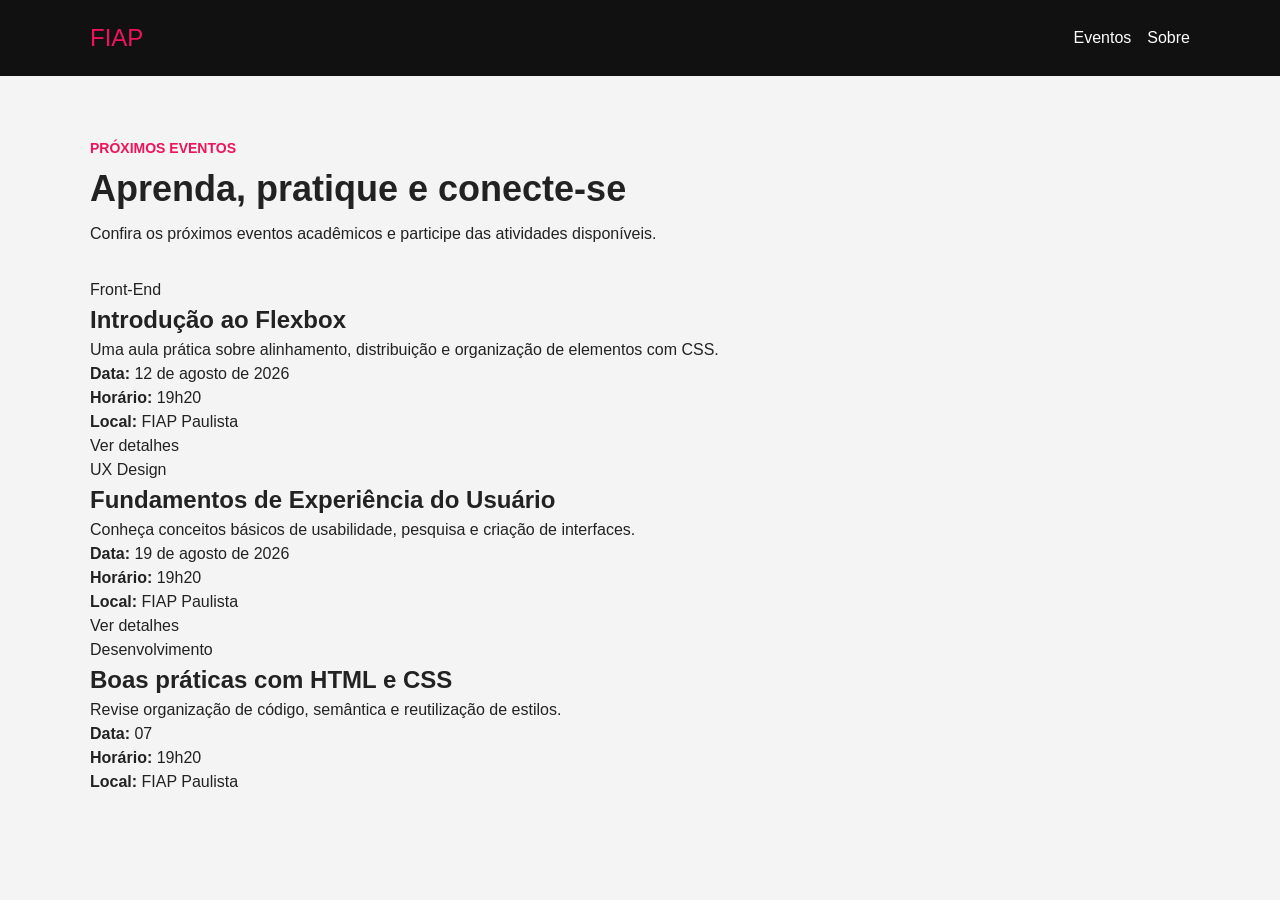
<file: 2aula 1/index.html>
<!DOCTYPE html>
<html lang="pt-BR">

<head>
    <meta charset="UTF-8">

    <meta name="viewport" content="width=device-width, initial-scale=1.0">

    <meta name="description" content="Página de eventos acadêmicos utilizada em uma aula introdutória de Flexbox.">

    <title>Eventos FIAP</title>

    <link rel="stylesheet" href="css/styles.css">
</head>

<body>
    <header class="header">
        <div class="container header-content">
            <p class="header-logo">FIAP</p>

            <nav class="header-navigation" aria-label="Navegação principal">
                <a href="#eventos">Eventos</a>
                <a href="#sobre">Sobre</a>
            </nav>
        </div>
    </header>

    <main>
        <section class="events" id="eventos">
            <div class="container">
                <div class="events-intro">
                    <span class="events-tag">Próximos eventos</span>

                    <h1>Aprenda, pratique e conecte-se</h1>

                    <p>
                        Confira os próximos eventos acadêmicos e participe
                        das atividades disponíveis.
                    </p>
                </div>

                <div class="events-list">
                    <article class="event-card">
                        <span class="event-card-category">Front-End</span>

                        <h2 class="event-card-title">
                            Introdução ao Flexbox
                        </h2>

                        <p class="event-card-description">
                            Uma aula prática sobre alinhamento, distribuição
                            e organização de elementos com CSS.
                        </p>

                        <div class="event-card-information">
                            <p>
                                <strong>Data:</strong>
                                <time datetime="2026-08-12">12 de agosto de 2026</time>
                            </p>

                            <p>
                                <strong>Horário:</strong>
                                <time datetime="19:20">19h20</time>
                            </p>

                            <p>
                                <strong>Local:</strong>
                                FIAP Paulista
                            </p>
                        </div>

                        <a class="event-card-button" href="#">
                            Ver detalhes
                        </a>
                    </article>

                    <article class="event-card">
                        <span class="event-card-category">UX Design</span>

                        <h2 class="event-card-title">
                            Fundamentos de Experiência do Usuário
                        </h2>

                        <p class="event-card-description">
                            Conheça conceitos básicos de usabilidade,
                            pesquisa e criação de interfaces.
                        </p>

                        <div class="event-card-information">
                            <p>
                                <strong>Data:</strong>
                                <time datetime="2026-08-19">19 de agosto de 2026</time>
                            </p>

                            <p>
                                <strong>Horário:</strong>
                                <time datetime="19:20">19h20</time>
                            </p>

                            <p>
                                <strong>Local:</strong>
                                FIAP Paulista
                            </p>
                        </div>

                        <a class="event-card-button" href="#">
                            Ver detalhes
                        </a>
                    </article>

                    <article class="event-card">
                        <span class="event-card-category">Desenvolvimento</span>

                        <h2 class="event-card-title">
                            Boas práticas com HTML e CSS
                        </h2>

                        <p class="event-card-description">
                            Revise organização de código, semântica
                            e reutilização de estilos.
                        </p>

                        <div class="event-card-information">
                            <p>
                                <strong>Data:</strong>
                                <time datetime="2026-08-26">07</time>
                            </p>

                            <p>
                                <strong>Horário:</strong>
                                <time datetime="19:20">19h20</time>
                            </p>

                            <p>
                                <strong>Local:</strong>
                                FIAP Paulista
                            </p>
                        </div>
                    </article>
                </div>
            </div>
        </section>
    </main>
</body>

</html>
</file>
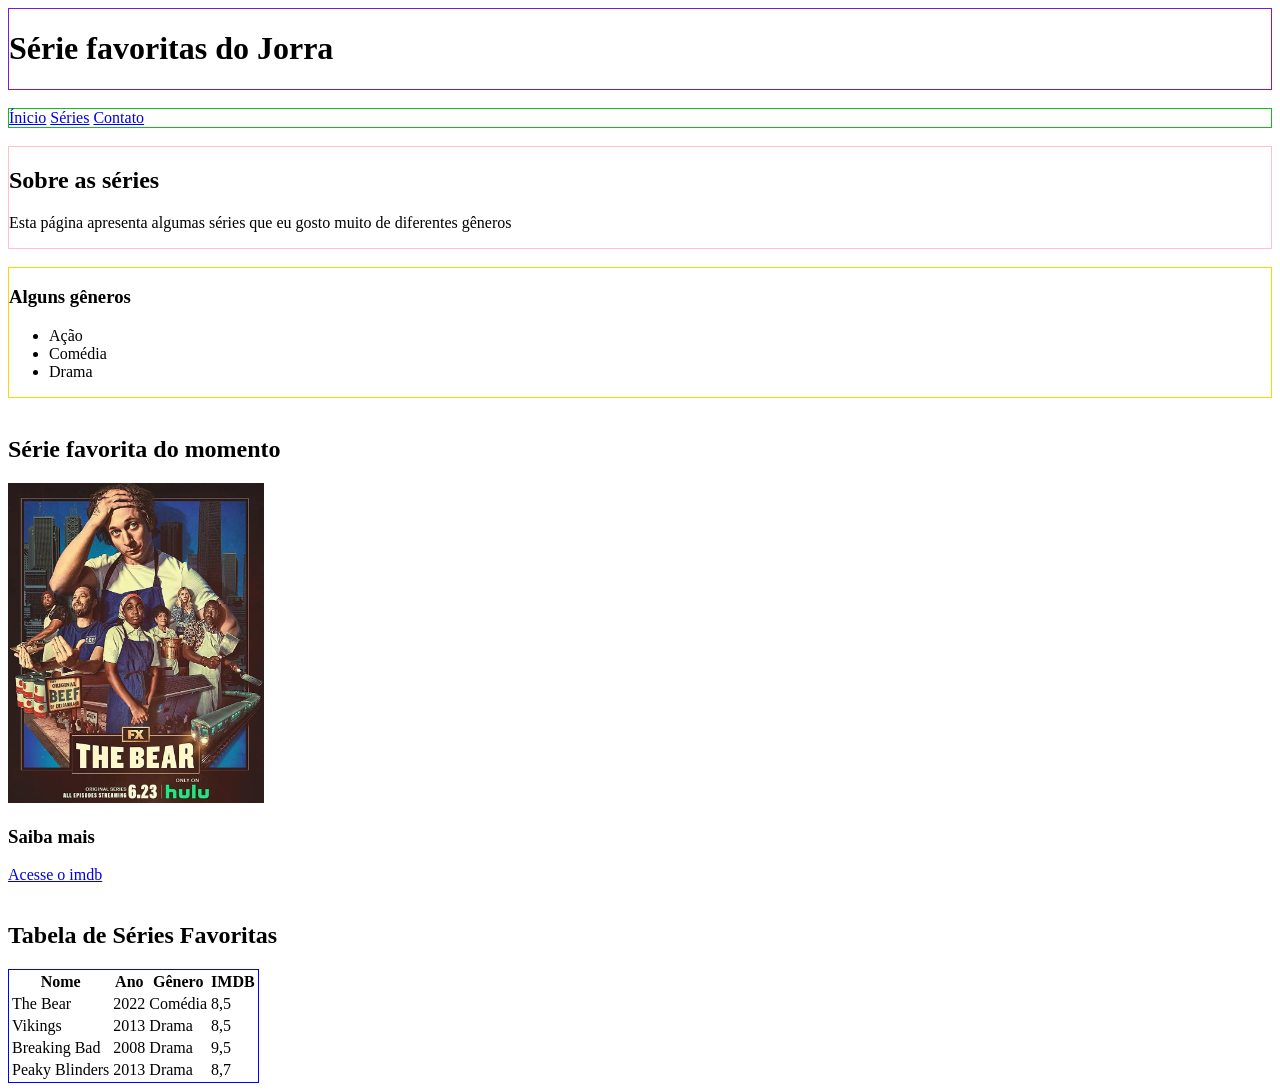
<file: aula 1/index.html>
<!DOCTYPE html>
<html lang="pt-br">
<head>
    <meta charset="UTF-8">
    <meta name="viewport" content="width=device-width, initial-scale=1.0">
    <title>Aula 1</title>
</head>
<body>
    <!-- HEADER -->
    <header style="border: 1px solid rgb(125, 26, 218)">
        <h1>Série favoritas do Jorra</h1>       
    </header>
        <br>
    <!-- MENU -->
    <nav style="border: 1px solid rgb(23, 190, 23)">
        <a href="ínicio">Ínicio</a>
        <a href="Filmes">Séries</a>
        <a href="Contato">Contato</a>
    </nav>
    <br>
    <!-- CONTEÚDO PRINCIPAL -->
    <main>
        <!-- SECTION 1 -->
        <section style="border: 1px solid pink">
            <h2>Sobre as séries</h2>
            <p>Esta página apresenta algumas 
                séries que eu gosto muito
                 de diferentes gêneros
            </p>
        </section>
        <br>
        <!-- SECTION 2 -->
        <section style="border: 1px solid gold">
            <h3>Alguns gêneros</h3>
            <ul> 
                <li>Ação</li>
                <li>Comédia</li>
                <li>Drama</li>
            </ul>
        </section>
        <br>
        <!-- SECTION 3 -->
        <section>
            <h2>Série favorita do momento</h2>
        <img width="256px" alt="Foto poster da série The Bear (O Urso)"
            src="thebear.jpg"

            
            >
            <h3>Saiba mais</h3> 
            <a href="https://www.imdb.com/title/tt14452776/" 
            target="_blank">Acesse o imdb</a>
        </section>
        <br>
        <!-- SECTION 4 -->
         <section>
            <h2>Tabela de Séries Favoritas</h2>
            <table style="border: 1px solid blue">
                <tr>
                    <th>Nome</th>
                    <th>Ano</th>
                    <th>Gênero</th>
                    <th>IMDB</th>
                </tr>
                <tr>
                    <td>The Bear</td>
                    <td>2022</td>
                    <td>Comédia</td>
                    <td>8,5</td>
                </tr>
                <tr>
                    <td>Vikings</td>
                    <td>2013</td>
                    <td>Drama</td>
                    <td>8,5</td>
                </tr>
                <tr>
                    <td>Breaking Bad</td>
                    <td>2008</td>
                    <td>Drama</td>
                    <td>9,5</td>
                </tr>
                <tr>
                    <td>Peaky Blinders</td>
                    <td>2013</td>
                    <td>Drama</td>
                    <td>8,7</td>
                </tr>

            
            </table>
         </section>
    </main>
    <aside></aside>
    <footer></footer>
</body>
</html>
</file>
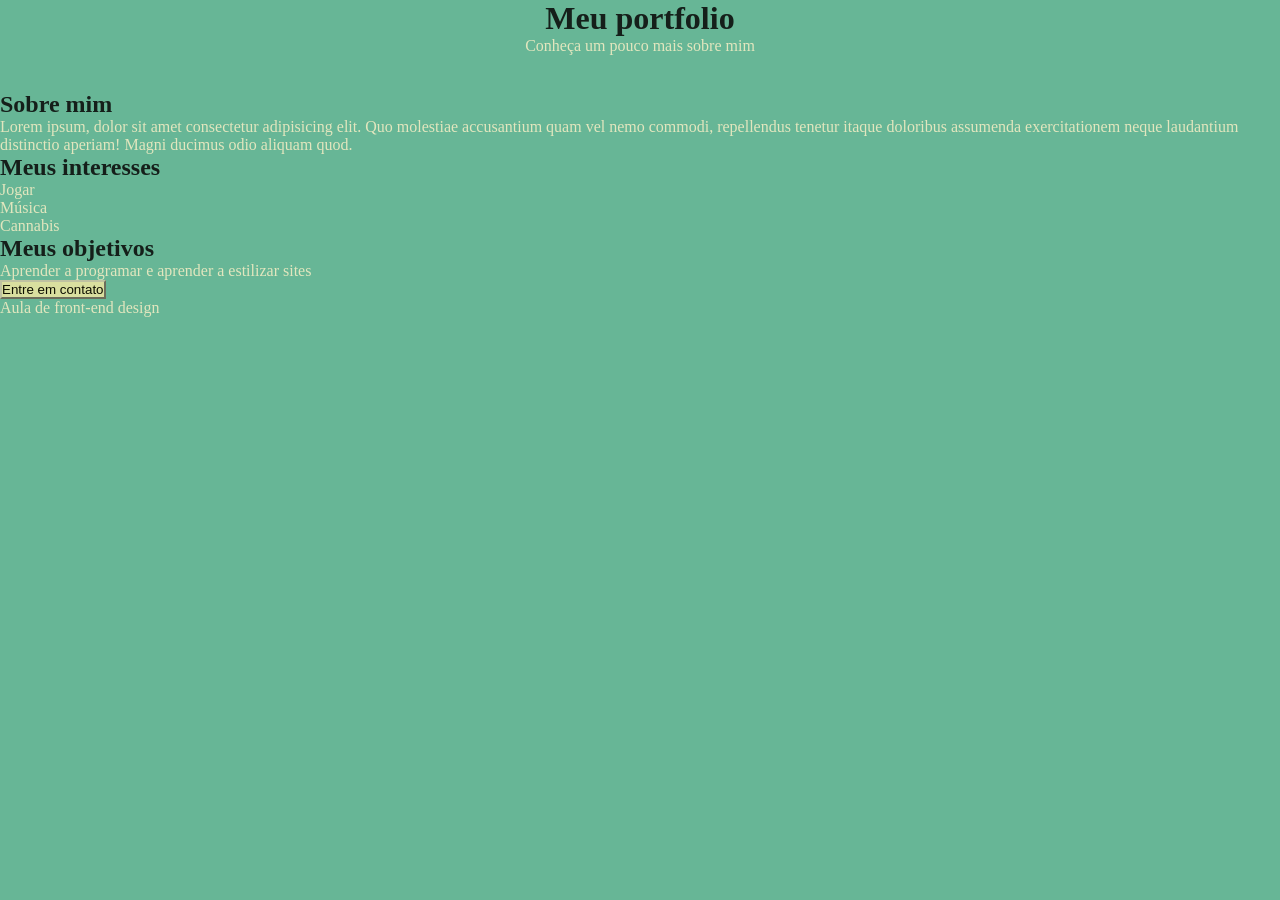
<file: aula 2/index.html>
<!DOCTYPE html>
<html lang="pt-br">
<head>
    <meta charset="UTF-8">
    <meta name="viewport" content="width=device-width, initial-scale=1.0">
    <title>Introdução ao css</title>
    <link rel="stylesheet" href="style.css">
</head>
<body>
    <header>
        <h1>Meu portfolio</h1>
        <p>Conheça um pouco mais sobre mim</p>
    </header>
    <br>
    <br>
    <main>
        <section class="card">
            <h2>Sobre mim</h2>
            <p>
                Lorem ipsum, dolor sit 
                amet consectetur adipisicing elit. 
                Quo molestiae accusantium quam vel 
                nemo commodi, repellendus tenetur 
                itaque doloribus assumenda exercitationem 
                neque laudantium distinctio aperiam! 
                Magni ducimus odio aliquam quod.
            </p>
        </section>
        <section class="card">
            <h2>Meus interesses</h2>
        <ul>
            <li>Jogar</li>
            <li>Música</li>
            <li>Cannabis</li>
        </ul>
        </section>
        <section class="card">
            <h2>Meus objetivos</h2>
            <p>
                Aprender a programar e aprender a estilizar sites
            </p>
        </section>
    </main>
    <footer>
        <button>Entre em contato</button>
        <p> Aula de front-end design</p>
    </footer>
</body>
</html>
</file>
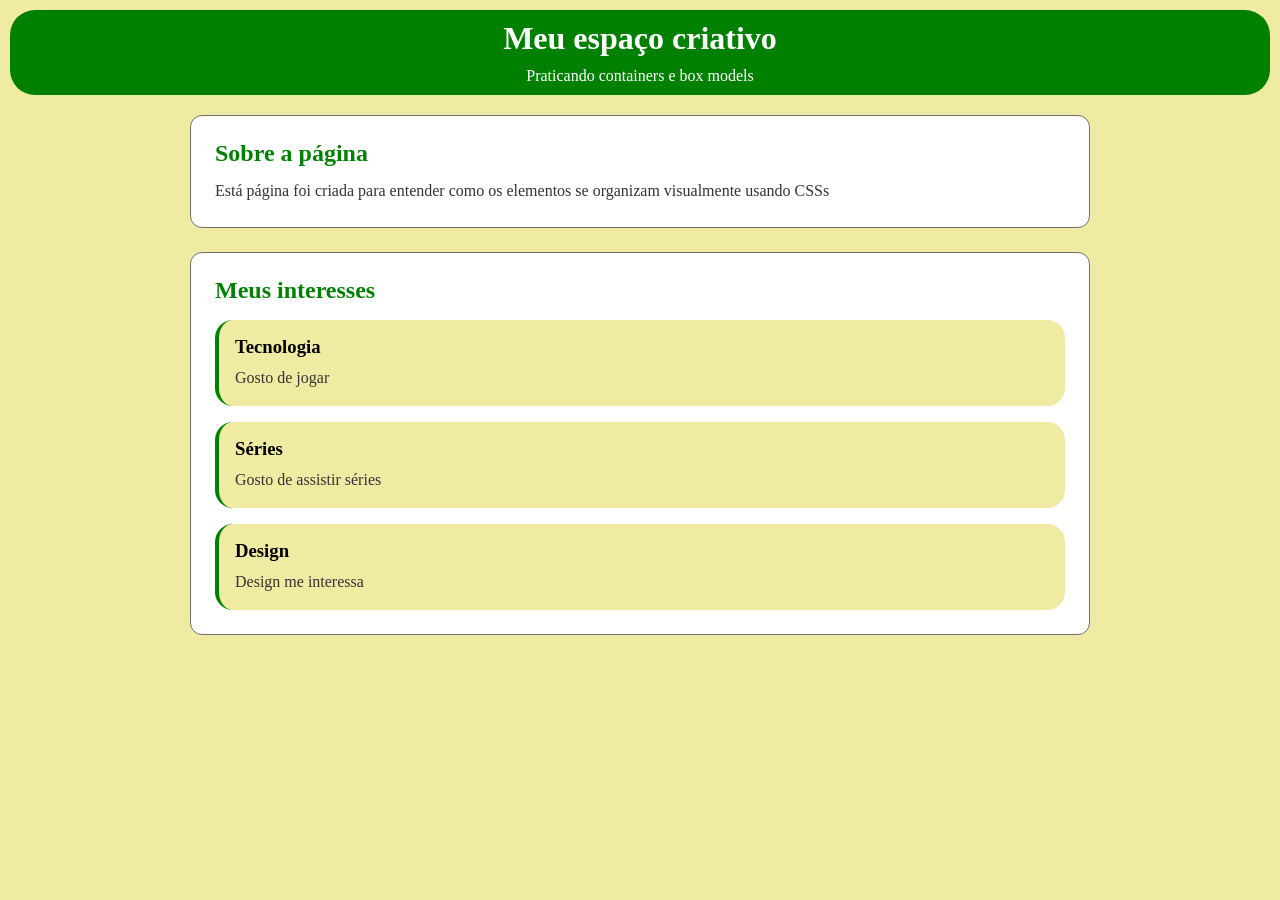
<file: aula 3/index.html>
<!DOCTYPE html>
<html lang="pt-br">
<head>
    <meta charset="UTF-8">
    <meta name="viewport" content="width=device-width, initial-scale=1.0">
    <title>Containers e Box model</title>
    <link rel="stylesheet" href="style.css">
</head>
<body>
    <header class="header">
        <h1>Meu espaço criativo</h1>
        <p>Praticando containers e box models</p>
    </header>
    <main class="container">
        <section class="bloco">
            <h2>Sobre a página</h2>
            <p>Está página foi criada para entender
                 como os elementos se organizam visualmente usando CSSs</p>
        </section>
        <section class="bloco">
            <h2>Meus interesses</h2>
            <div class="card">
                <h3>Tecnologia</h3>
                <p>Gosto de jogar</p>
            </div>
             <div class="card">
                <h3>Séries</h3>
                <p>Gosto de assistir séries</p>
            </div>
            <div class="card">
                <h3>Design</h3>
                <p>Design me interessa</p>
            </div>
        </section>
        
        <section>

        </section>
    </main>
</body>
</html>
</file>
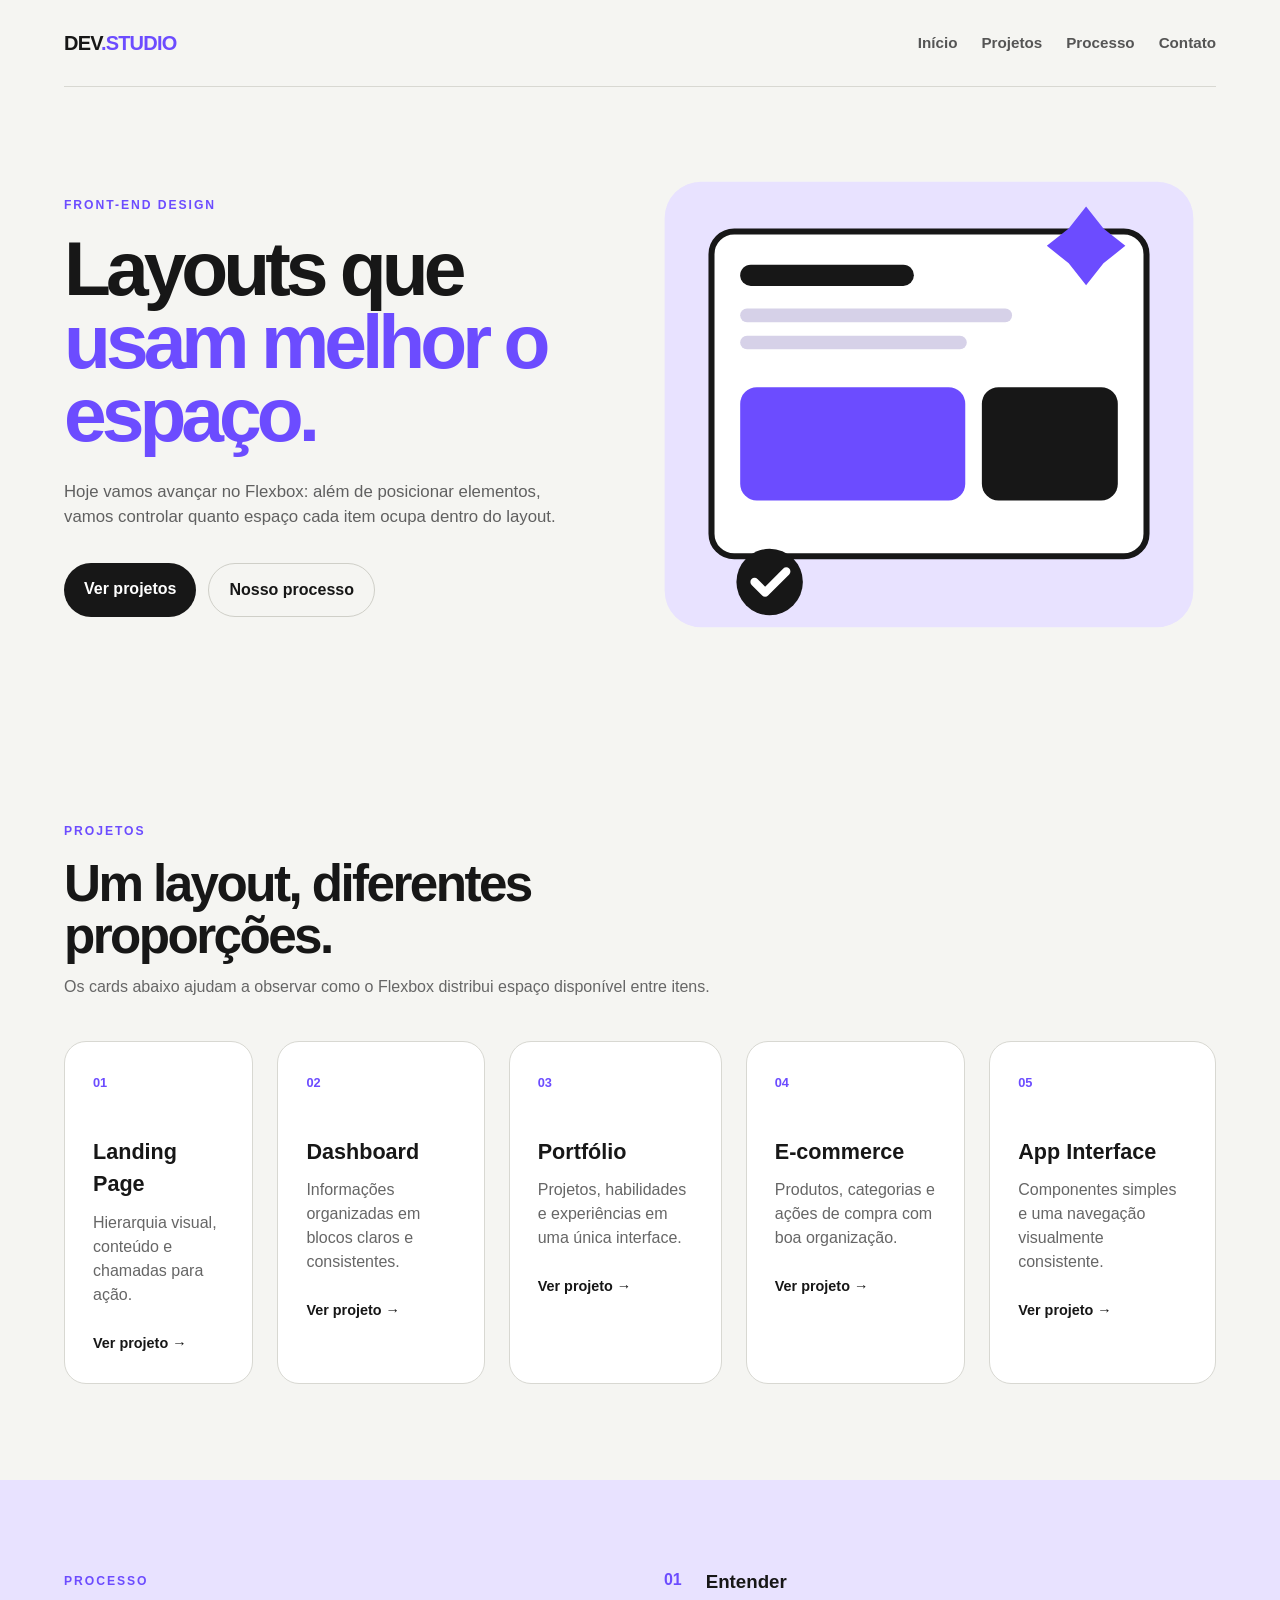
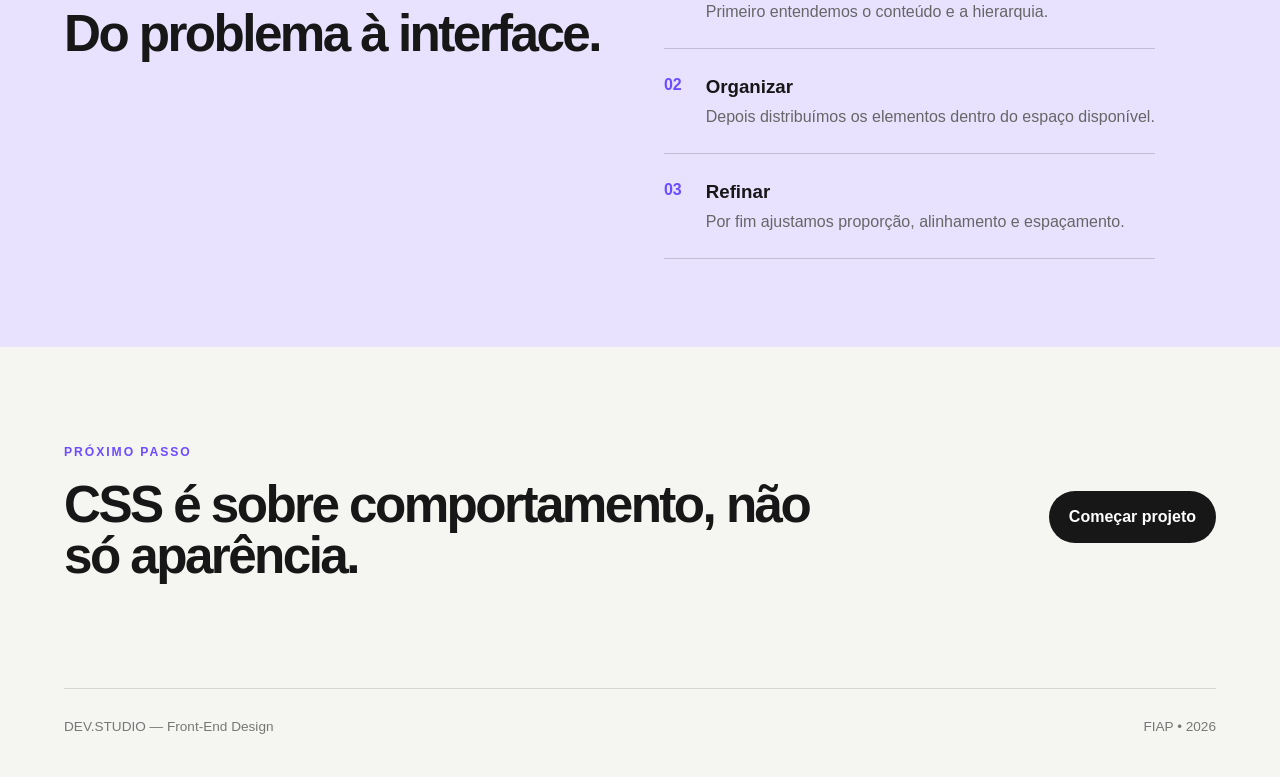
<file: 2aula 3/prof/index.html>
<!DOCTYPE html>
<html lang="pt-BR">
<head>
  <meta charset="UTF-8">
  <meta name="viewport" content="width=device-width, initial-scale=1.0">
  <title>DEV.STUDIO | Flexbox II</title>
  <link rel="stylesheet" href="./css/style.css">
</head>
<body>
  <header class="site-header container">
    <a href="#" class="logo">DEV<span>.STUDIO</span></a>
    <nav class="menu">
      <a href="#inicio">Início</a>
      <a href="#projetos">Projetos</a>
      <a href="#processo">Processo</a>
      <a href="#contato">Contato</a>
    </nav>
  </header>

  <main>
    <section class="hero container" id="inicio">
      <div class="hero-content">
        <span class="eyebrow">FRONT-END DESIGN</span>
        <h1>Layouts que <strong>usam melhor o espaço.</strong></h1>
        <p>Hoje vamos avançar no Flexbox: além de posicionar elementos, vamos controlar quanto espaço cada item ocupa dentro do layout.</p>
        <div class="hero-actions">
          <a href="#projetos" class="button button-dark">Ver projetos</a>
          <a href="#processo" class="button button-light">Nosso processo</a>
        </div>
      </div>
      <div class="hero-image">
        <img src="./images/hero.svg" alt="Ilustração de interface digital">
      </div>
    </section>

    <section class="section container" id="projetos">
      <div class="section-heading">
        <span class="eyebrow">PROJETOS</span>
        <h2>Um layout, diferentes proporções.</h2>
        <p>Os cards abaixo ajudam a observar como o Flexbox distribui espaço disponível entre itens.</p>
      </div>

      <div class="projects">
        <article class="card"><span class="card-number">01</span><h3>Landing Page</h3><p>Hierarquia visual, conteúdo e chamadas para ação.</p><a href="#">Ver projeto →</a></article>
        <article class="card"><span class="card-number">02</span><h3>Dashboard</h3><p>Informações organizadas em blocos claros e consistentes.</p><a href="#">Ver projeto →</a></article>
        <article class="card"><span class="card-number">03</span><h3>Portfólio</h3><p>Projetos, habilidades e experiências em uma única interface.</p><a href="#">Ver projeto →</a></article>
        <article class="card"><span class="card-number">04</span><h3>E-commerce</h3><p>Produtos, categorias e ações de compra com boa organização.</p><a href="#">Ver projeto →</a></article>
        <article class="card"><span class="card-number">05</span><h3>App Interface</h3><p>Componentes simples e uma navegação visualmente consistente.</p><a href="#">Ver projeto →</a></article>
      </div>
    </section>

    <section class="process-section" id="processo">
      <div class="container process">
        <div class="process-intro">
          <span class="eyebrow">PROCESSO</span>
          <h2>Do problema à interface.</h2>
        </div>
        <div class="process-list">
          <article class="process-item"><span>01</span><div><h3>Entender</h3><p>Primeiro entendemos o conteúdo e a hierarquia.</p></div></article>
          <article class="process-item"><span>02</span><div><h3>Organizar</h3><p>Depois distribuímos os elementos dentro do espaço disponível.</p></div></article>
          <article class="process-item"><span>03</span><div><h3>Refinar</h3><p>Por fim ajustamos proporção, alinhamento e espaçamento.</p></div></article>
        </div>
      </div>
    </section>

    <section class="cta container" id="contato">
      <div><span class="eyebrow">PRÓXIMO PASSO</span><h2>CSS é sobre comportamento, não só aparência.</h2></div>
      <a href="#" class="button button-dark">Começar projeto</a>
    </section>
  </main>

  <footer class="footer container">
    <p>DEV.STUDIO — Front-End Design</p>
    <p>FIAP • 2026</p>
  </footer>
</body>
</html>
</file>
<file: 2aula 1/css/styles.css>
* {
    margin: 0;
    padding: 0;
    box-sizing: border-box;
}

body {
    background-color: #f4f4f4;
    color: #222222;
    font-family: Arial, Helvetica, sans-serif;
    line-height: 1.5;
}

a {
    color: inherit;
    text-decoration: none;
}

.container {
    width: 90%;
    max-width: 1100px;
    margin: 0 auto;
}

.header {
    background-color: #111111;
    color: #ffffff;
    padding: 20px 0;
}

.header-content {
    display: flex;
    justify-content: space-between;
    align-items: center;
}

.header-logo {
    color: #ed145b;
    font-size: 24px;
}

.header-navigation {
    display: flex;
    gap: 16px;
}

.header-navigation a:hover {
    color: #ed145b;
    font-size: 15px;
}

.events {
    padding: 60px 0;
}

.events-intro {
    max-width: 650px;
    margin-bottom: 32px;
}

.events-tag {
    display: inline-block;
    margin-bottom: 8px;
    color: #ed145b;
    font-size: 14px;
    font-weight: bold;
    text-transform: uppercase;
}

.events-intro h1 {
    margin-bottom: 12px;
    font-size: 36px;
    line-height: 1.2;
}

.events-intro p {}
</file>
<file: aula 2/style.css>
* {
    padding: 0;
    margin: 0;
    box-sizing: border-box;
}

body {
    background-color:rgb(103, 182, 150);
    font-family: fantasy;
}

button {
    background-color:rgb(217, 223, 159);
    color:rgb(14, 15, 1);
    border-color:rgb(191, 194, 161);
}

header {
    text-align: center;
    border;
    color: rgb(21, 31, 26)
}

h2 {
    font-family: fantasy;
    color: rgb(21, 31, 26);
}

p {
    color: rgb(226, 230, 190);
}

ul {
    color: rgb(226, 230, 190);
}
</file>
<file: aula 3/style.css>
* {
    margin: 0;
    padding: 0;
    box-sizing: border-box;
}

body {
    background-color: #f0eba3;
    color: #333333;
    font-family: Georgia, 'Times New Roman', Times, serif;
}

.header {
    background-color: green;
    color: white;
    padding: 40px;
    text-align: center;
    border-radius: 25px;
    margin: 10px;
    padding: 10px;
    border-width: 1px;
}

.header h1 {
    margin-bottom: 10px;
}

.container {
    width: 80%;
    max-width:900px;
    margin: 20px auto;
    background-color: #f0eba3;
    border-radius: 12px;
}

.bloco {
    background-color: white;
    padding: 24px;
    margin-bottom: 24px;
    border: 1px solid #6f6f6f;
    border-radius: 12px;
}

.bloco h2 {
    color:green;
    margin-bottom: 12px;   
}

.bloco p {
    line-height: 1.5;
}

.card {
    background-color:#f0eba3;
    padding: 16px;
    margin-top: 16px;
    border-left: 4px solid green;
    border-radius: 18px;
}

.card h3 {
    margin-bottom:8px;
    color:#000000
}
</file>
<file: 2aula 3/prof/css/style.css>
/* =========================================================
   DEV.STUDIO — FLEXBOX II
   Aula 19/08/2026
========================================================= */
* {
  box-sizing: border-box;
  margin: 0;
  padding: 0;
}

html {
  scroll-behavior: smooth;
}

body {
  background: #f5f5f2;
  color: #171717;
  font-family: Arial, Helvetica, sans-serif;
  line-height: 1.5;
}

a {
  color: inherit;
  text-decoration: none;
}

img {
  display: block;
  max-width: 100%;
}

/* CONTAINER */
.container {
  width: 90%;
  max-width: 1180px;
  margin: 0 auto;
}

/* HEADER — conteúdo já revisado na aula anterior */
.site-header {
  display: flex;
  justify-content: space-between;
  align-items: center;
  gap: 32px;
  padding: 28px 0;
  border-bottom: 1px solid #d8d8d2;
}

.logo {
  font-size: 1.25rem;
  font-weight: 900;
  letter-spacing: -0.04em;
}

.logo span {
  color: #6c4cff;
}

.menu {
  display: flex;
  gap: 24px;
}

.menu a {
  color: #555;
  font-size: 0.95rem;
  font-weight: 700;
}

/* HERO */
.hero {
  min-height: 610px;
  display: flex;
  align-items: center;
  gap: 64px;
  padding: 72px 0;
}

.hero-content {
  /* DESAFIO 1 — faça o conteúdo ocupar aproximadamente 2/3 do espaço */
}

.hero-image {
  /* DESAFIO 1 — faça a imagem ocupar aproximadamente 1/3 do espaço */
}

.eyebrow {
  display: inline-block;
  margin-bottom: 18px;
  color: #6c4cff;
  font-size: 0.76rem;
  font-weight: 800;
  letter-spacing: 0.16em;
}

.hero h1 {
  max-width: 680px;
  font-size: clamp(3rem, 6vw, 5.6rem);
  font-weight: 800;
  letter-spacing: -0.065em;
  line-height: 0.95;
}

.hero h1 strong {
  display: block;
  color: #6c4cff;
  font-weight: inherit;
}

.hero-content>p {
  max-width: 580px;
  margin: 28px 0 34px;
  color: #606060;
  font-size: 1.05rem;
}

.hero-actions {
  display: flex;
  gap: 12px;
  flex-wrap: wrap;
}

.button {
  display: inline-block;
  padding: 14px 20px;
  border-radius: 999px;
  font-weight: 800;
}

.button-dark {
  background: #171717;
  color: #fff;
}

.button-light {
  border: 1px solid #cfcfc8;
  background: transparent;
}

.hero-image img {
  width: 100%;
}

/* SEÇÃO */
.section {
  padding: 96px 0;
}

.section-heading {
  max-width: 700px;
  margin-bottom: 42px;
}

.section-heading h2,
.process h2,
.cta h2 {
  margin-bottom: 14px;
  font-size: clamp(2rem, 4vw, 3.6rem);
  letter-spacing: -0.05em;
  line-height: 1;
}

.section-heading p,
.process p {
  color: #666;
}

/* CARDS */
.projects {
  display: flex;
  gap: 24px;
  /* DESAFIO 2 — permita que os itens quebrem para outra linha */
}

.card {
  min-height: 250px;
  padding: 28px;
  border: 1px solid #d8d8d2;
  border-radius: 22px;
  background: #fff;
  /* DESAFIO 2 — grow 1, shrink 1 e basis 250px */
}

.card-number {
  display: inline-block;
  margin-bottom: 44px;
  color: #6c4cff;
  font-size: 0.8rem;
  font-weight: 800;
}

.card h3 {
  margin-bottom: 10px;
  font-size: 1.35rem;
}

.card p {
  margin-bottom: 24px;
  color: #666;
}

.card a {
  font-size: 0.9rem;
  font-weight: 800;
}

/* PROCESSO — FLEXBOX ANINHADO */
.process-section {
  background: #e8e2ff;
}

.process {
  display: flex;
  gap: 64px;
  padding: 88px 0;
}

.process-intro {
  /* DESAFIO 3 — coluna esquerda = 1 parte */
}

.process-list {
  /* DESAFIO 3 — coluna direita = 2 partes */
}

.process-item {
  display: flex;
  gap: 24px;
  padding: 24px 0;
  border-bottom: 1px solid rgba(23, 23, 23, 0.18);
}

.process-item:first-child {
  padding-top: 0;
}

.process-item>span {
  font-weight: 900;
  color: #6c4cff;
}

.process-item h3 {
  margin-bottom: 4px;
}

/* CTA */
.cta {
  display: flex;
  justify-content: space-between;
  align-items: center;
  gap: 40px;
  padding: 92px 0;
}

.cta>div {
  max-width: 760px;
}

/* FOOTER */
.footer {
  display: flex;
  justify-content: space-between;
  gap: 24px;
  padding: 28px 0 40px;
  border-top: 1px solid #d8d8d2;
  color: #777;
  font-size: 0.85rem;
}
</file>
